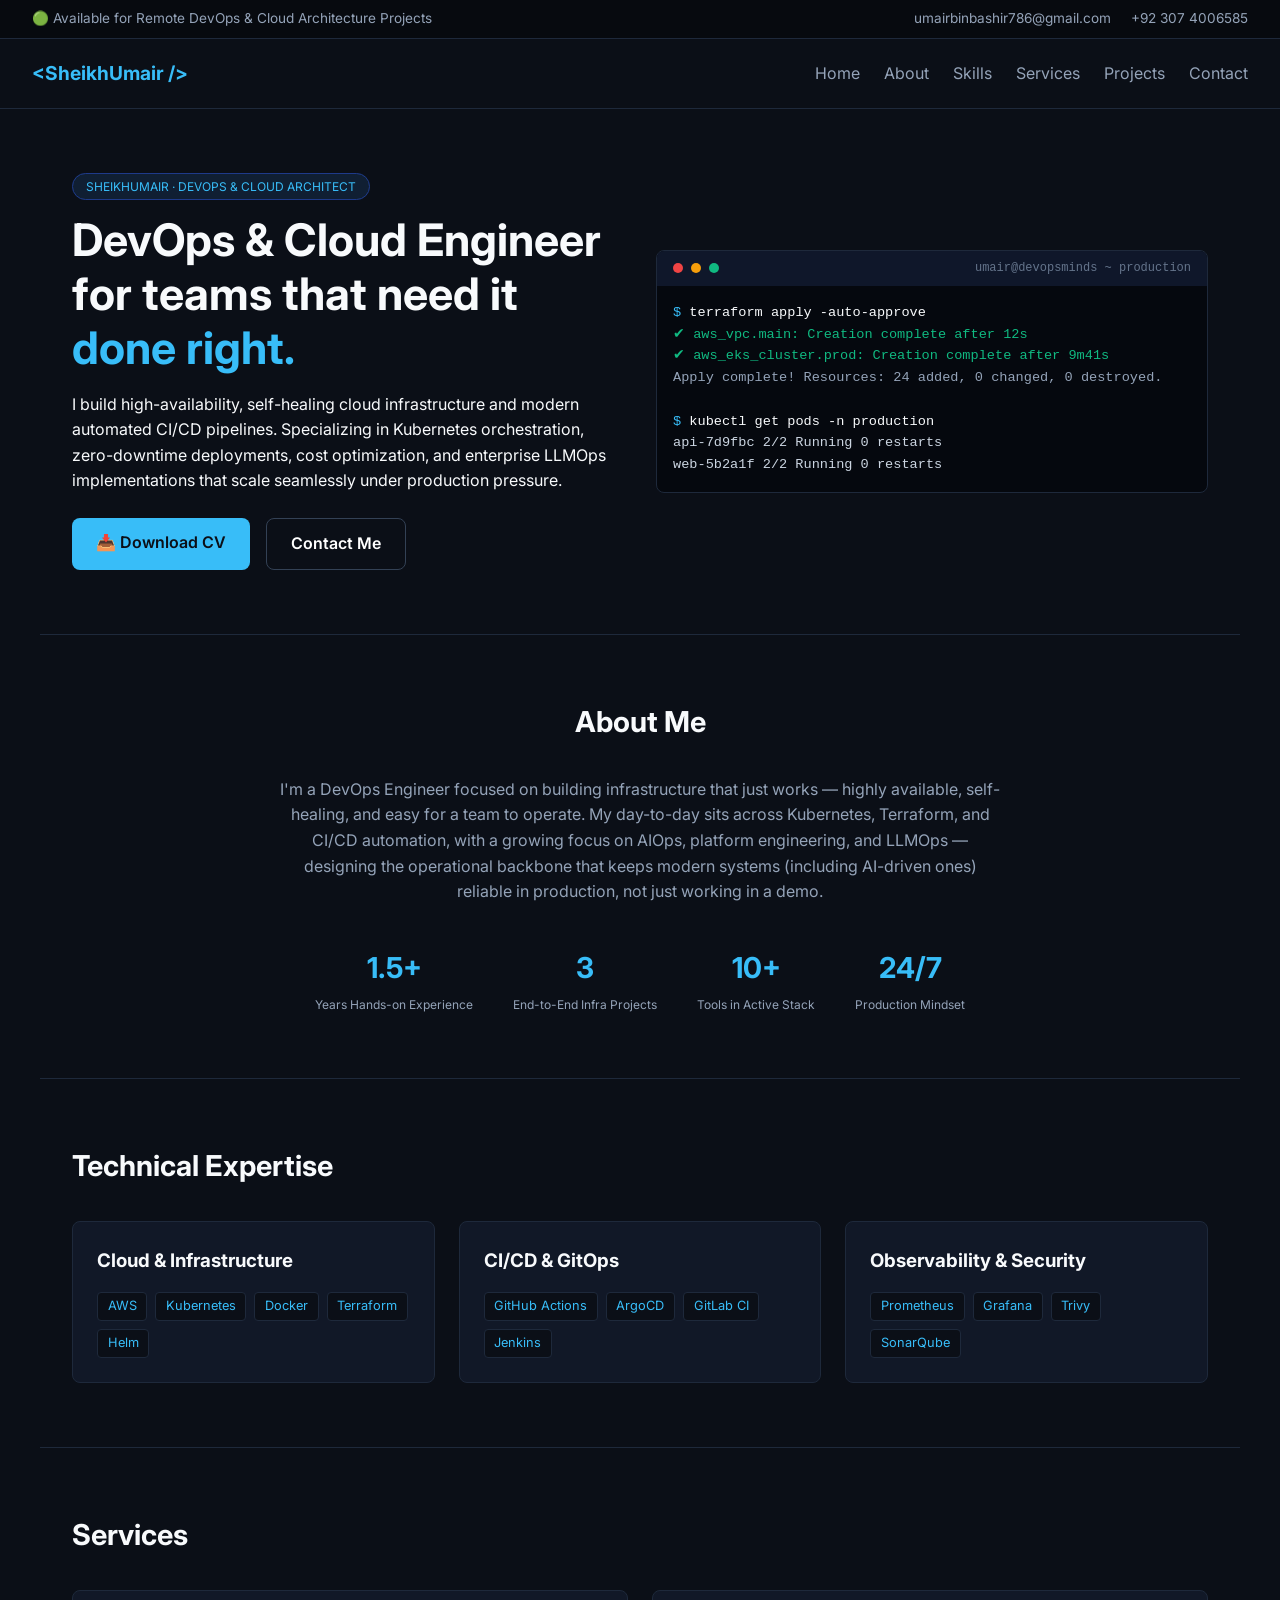
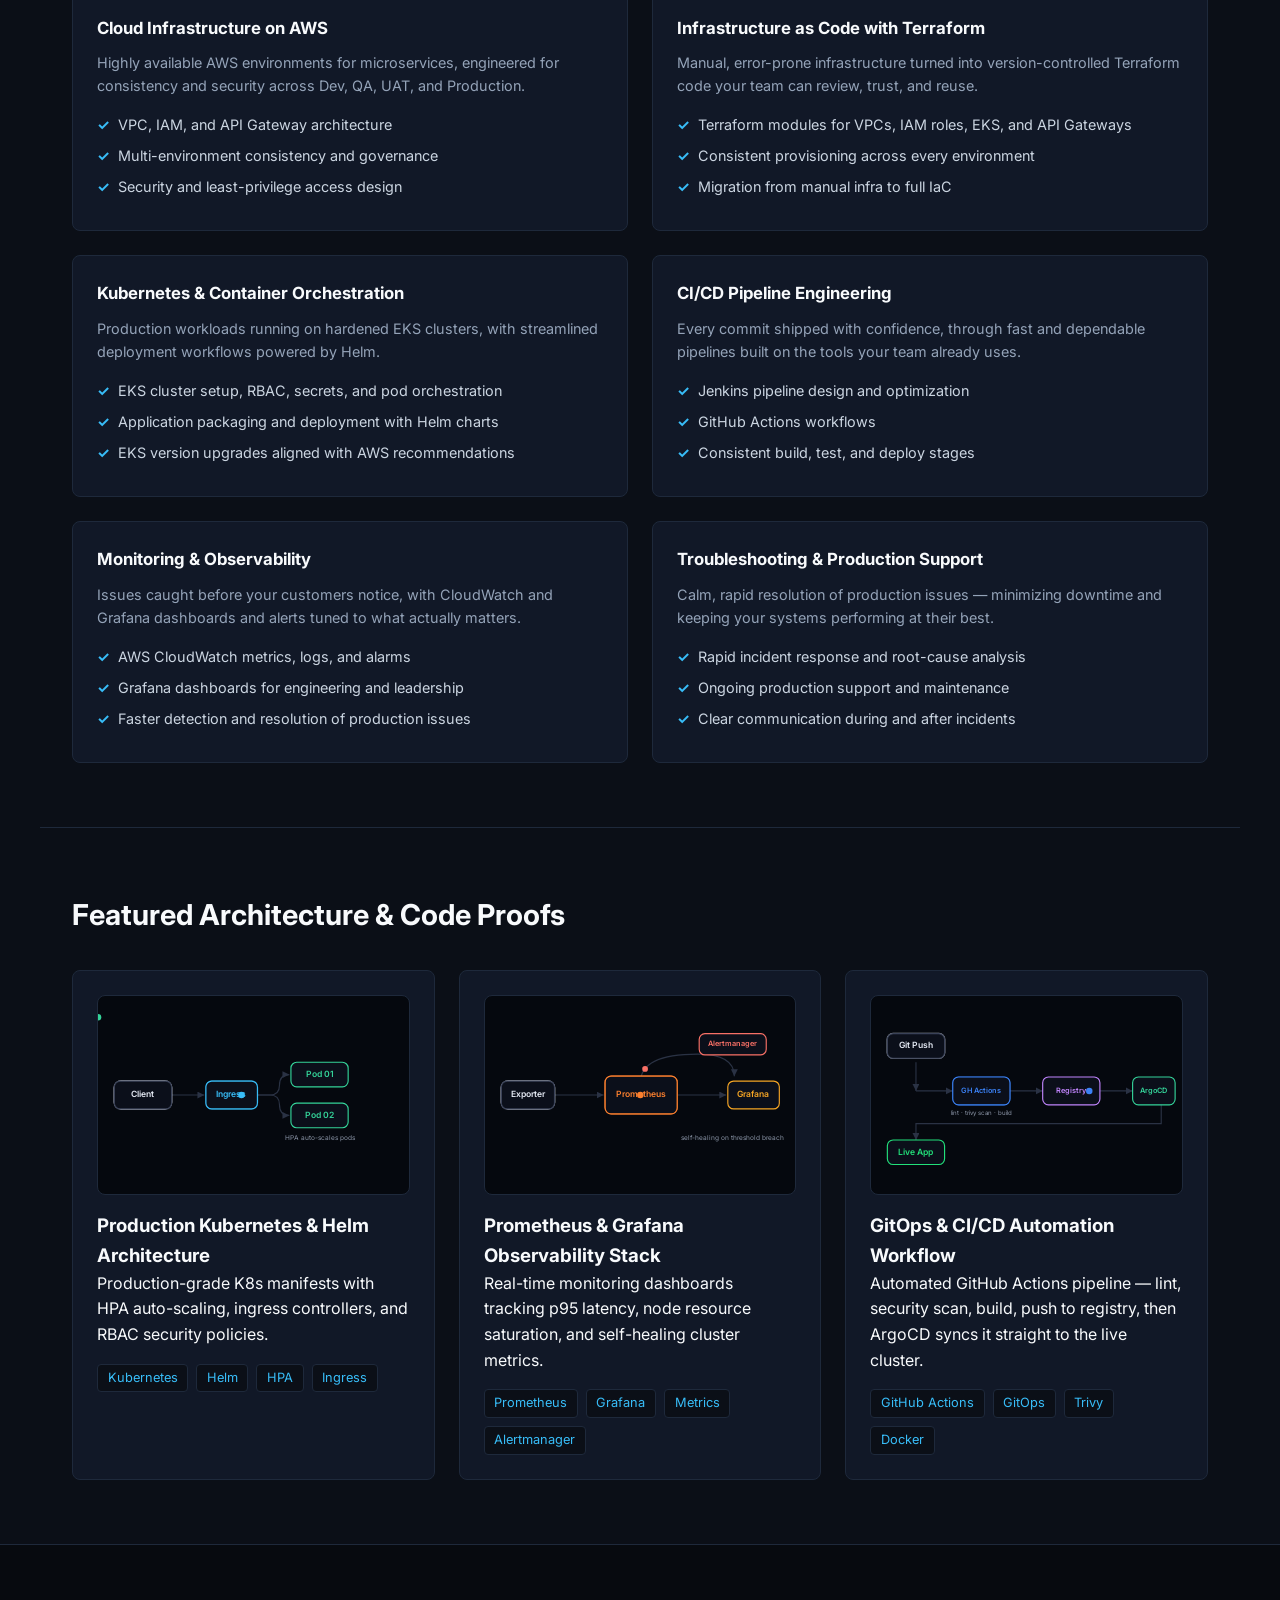
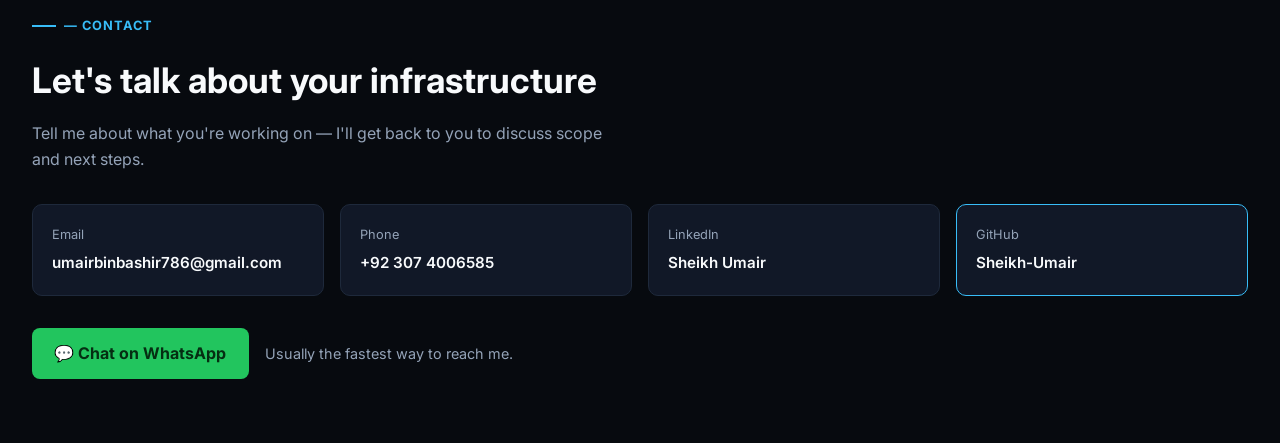
<file: index.html>
<!DOCTYPE html>
<html lang="en">
<head>
  <meta charset="UTF-8">
  <meta name="viewport" content="width=device-width, initial-scale=1.0">
  <title>Sheikh Umair | DevOps & Cloud Engineer</title>
  <link rel="stylesheet" href="style.css?v=3.0">
  <link href="https://fonts.googleapis.com/css2?family=Inter:wght@400;600;700&display=swap" rel="stylesheet">
</head>
<body>
  <div class="top-bar">
    <span>🟢 Available for Remote DevOps & Cloud Architecture Projects</span>
    <div class="top-contacts">
      <a href="mailto:umairbinbashir786@gmail.com">umairbinbashir786@gmail.com</a>
      <span>+92 307 4006585</span>
    </div>
  </div>
  <nav class="navbar">
    <div class="logo">&lt;SheikhUmair /&gt;</div>
    <ul class="nav-links">
      <li><a href="#about">Home</a></li>
      <li><a href="#about-me">About</a></li>
      <li><a href="#skills">Skills</a></li>
      <li><a href="#services">Services</a></li>
      <li><a href="#projects">Projects</a></li>
      <li><a href="#contact">Contact</a></li>
    </ul>
  </nav>
  <section id="about" class="hero">
    <div class="hero-left">
      <span class="badge">SHEIKHUMAIR · DEVOPS & CLOUD ARCHITECT</span>
      <h1>DevOps & Cloud Engineer for teams that need it <span class="highlight">done right.</span></h1>
      <p>I build high-availability, self-healing cloud infrastructure and modern automated CI/CD pipelines. Specializing in Kubernetes orchestration, zero-downtime deployments, cost optimization, and enterprise LLMOps implementations that scale seamlessly under production pressure.</p>
      
      <div class="hero-btns">
        <a href="Sheikh_Umair_DevOps_Resume.pdf" download="Sheikh_Umair_DevOps_Resume.pdf" class="btn primary-btn">
          📥 Download CV
        </a>
        <a href="#contact" class="btn secondary-btn">Contact Me</a>
      </div>
    </div>
    
    <div class="terminal-box">
      <div class="terminal-header">
        <span class="dot red"></span>
        <span class="dot yellow"></span>
        <span class="dot green"></span>
        <span class="terminal-title">umair@devopsminds ~ production</span>
      </div>
      <div class="terminal-body">
        <p class="cmd"><span class="prompt">$</span> terraform apply -auto-approve</p>
        <p class="success">✔ aws_vpc.main: Creation complete after 12s</p>
        <p class="success">✔ aws_eks_cluster.prod: Creation complete after 9m41s</p>
        <p class="info">Apply complete! Resources: 24 added, 0 changed, 0 destroyed.</p>
        <br>
        <p class="cmd"><span class="prompt">$</span> kubectl get pods -n production</p>
        <p class="output">api-7d9fbc  2/2 Running 0 restarts</p>
        <p class="output">web-5b2a1f  2/2 Running 0 restarts</p>
      </div>
    </div>
  </section>
  <section id="about-me" class="section about-section">
    <h2>About Me</h2>
    <p class="about-text">
      I'm a DevOps Engineer focused on building infrastructure that just works — highly available,
      self-healing, and easy for a team to operate. My day-to-day sits across Kubernetes, Terraform,
      and CI/CD automation, with a growing focus on AIOps, platform engineering, and LLMOps —
      designing the operational backbone that keeps modern systems (including AI-driven ones)
      reliable in production, not just working in a demo.
    </p>
    <div class="stats-strip">
      <div class="stat-item">
        <span class="stat-number">1.5+</span>
        <span class="stat-label">Years Hands-on Experience</span>
      </div>
      <div class="stat-item">
        <span class="stat-number">3</span>
        <span class="stat-label">End-to-End Infra Projects</span>
      </div>
      <div class="stat-item">
        <span class="stat-number">10+</span>
        <span class="stat-label">Tools in Active Stack</span>
      </div>
      <div class="stat-item">
        <span class="stat-number">24/7</span>
        <span class="stat-label">Production Mindset</span>
      </div>
    </div>
  </section>
  <section id="skills" class="section">
    <h2>Technical Expertise</h2>
    <div id="skills-container" class="grid"></div>
  </section>
  <section id="services" class="section">
    <h2>Services</h2>
    <div id="services-container" class="services-grid"></div>
  </section>
  <section id="projects" class="section">
    <h2>Featured Architecture & Code Proofs</h2>
    <div id="projects-container" class="grid"></div>
  </section>
  <footer id="contact" class="footer contact-section">
    <span class="eyebrow">— CONTACT</span>
    <h2 class="contact-title">Let's talk about your infrastructure</h2>
    <p class="contact-sub">Tell me about what you're working on — I'll get back to you to discuss scope and next steps.</p>

    <div class="contact-grid">
      <a href="mailto:umairbinbashir786@gmail.com" class="contact-card">
        <span class="contact-label">Email</span>
        <span class="contact-value">umairbinbashir786@gmail.com</span>
      </a>
      <a href="tel:+923074006585" class="contact-card">
        <span class="contact-label">Phone</span>
        <span class="contact-value">+92 307 4006585</span>
      </a>
      <a href="https://www.linkedin.com/in/shiekh-umair786/" target="_blank" class="contact-card">
        <span class="contact-label">LinkedIn</span>
        <span class="contact-value">Sheikh Umair</span>
      </a>
      <a href="https://github.com/Sheikh-Umair" target="_blank" class="contact-card highlight">
        <span class="contact-label">GitHub</span>
        <span class="contact-value">Sheikh-Umair</span>
      </a>
    </div>

    <div class="whatsapp-row">
      <a href="https://wa.me/923074006585" target="_blank" class="whatsapp-btn">💬 Chat on WhatsApp</a>
      <span class="whatsapp-note">Usually the fastest way to reach me.</span>
    </div>
  </footer>
  <script src="script.js?v=11.0"></script>
</body>
</html>
</file>
<file: style.css>
* { box-sizing: border-box; margin: 0; padding: 0; }
body { font-family: 'Inter', sans-serif; background: #0b0f17; color: #f8fafc; line-height: 1.6; }

.top-bar { background: #070a0f; padding: 0.5rem 2rem; font-size: 0.85rem; display: flex; justify-content: space-between; border-bottom: 1px solid #1e293b; color: #94a3b8; }
.top-contacts a { color: #94a3b8; text-decoration: none; margin-right: 1rem; }

.navbar { display: flex; justify-content: space-between; align-items: center; padding: 1.2rem 2rem; background: #0b0f17; border-bottom: 1px solid #1e293b; position: sticky; top: 0; z-index: 100; }
.logo { font-weight: bold; font-size: 1.2rem; color: #38bdf8; }
.nav-links { display: flex; gap: 1.5rem; list-style: none; }
.nav-links a { color: #94a3b8; text-decoration: none; transition: 0.2s; }
.nav-links a:hover { color: #38bdf8; }

.hero { display: grid; grid-template-columns: 1fr 1fr; gap: 2rem; padding: 4rem 2rem; align-items: center; max-width: 1200px; margin: 0 auto; }
.badge { background: #101f33; color: #38bdf8; padding: 0.3rem 0.8rem; border-radius: 20px; font-size: 0.75rem; border: 1px solid #1e3a8a; }
.hero h1 { font-size: 2.8rem; margin: 1rem 0; line-height: 1.2; }
.highlight { color: #38bdf8; }
.hero-btns { display: flex; gap: 1rem; margin-top: 1.5rem; }
.btn { padding: 0.75rem 1.5rem; border-radius: 8px; font-weight: 600; text-decoration: none; }
.primary-btn { background: #38bdf8; color: #0b0f17; }
.secondary-btn { border: 1px solid #334155; color: #fff; }

.terminal-box { background: #05080e; border: 1px solid #1e293b; border-radius: 8px; overflow: hidden; font-family: monospace; font-size: 0.85rem; }
.terminal-header { background: #0f172a; padding: 0.5rem 1rem; display: flex; align-items: center; gap: 0.5rem; }
.dot { width: 10px; height: 10px; border-radius: 50%; display: inline-block; }
.red { background: #ef4444; } .yellow { background: #f59e0b; } .green { background: #10b981; }
.terminal-title { margin-left: auto; color: #64748b; font-size: 0.75rem; }
.terminal-body { padding: 1rem; }
.prompt { color: #38bdf8; } .success { color: #10b981; } .info { color: #94a3b8; } .output { color: #cbd5e1; }

.section { max-width: 1200px; margin: 0 auto; padding: 4rem 2rem; border-top: 1px solid #1e293b; }
.section h2 { font-size: 1.8rem; margin-bottom: 2rem; }
.grid { display: grid; grid-template-columns: repeat(auto-fit, minmax(320px, 1fr)); gap: 1.5rem; }
.card { background: #111827; padding: 1.5rem; border-radius: 8px; border: 1px solid #1e293b; }

.img-wrapper { width: 100%; height: 180px; overflow: hidden; border-radius: 6px; border: 1px solid #1e293b; margin-bottom: 1rem; background: #05080e; }
.img-wrapper img { width: 100%; height: 100%; object-fit: cover; }

.tags { display: flex; flex-wrap: wrap; gap: 0.5rem; margin-top: 1rem; }
.tag { background: #0b0f17; color: #38bdf8; padding: 0.2rem 0.6rem; border-radius: 4px; font-size: 0.8rem; border: 1px solid #1e293b; }

.code-btn { display: inline-block; margin-top: 1rem; color: #38bdf8; font-size: 0.85rem; text-decoration: none; font-weight: 600; border: 1px solid #1e3a8a; padding: 0.4rem 0.8rem; border-radius: 6px; background: #0f172a; }
.code-btn:hover { background: #1e293b; }

.exp-card { background: #111827; padding: 1.5rem; border-radius: 8px; border: 1px solid #1e293b; margin-bottom: 1.5rem; }
.exp-head { display: flex; justify-content: space-between; margin-bottom: 1rem; }
.exp-card ul { padding-left: 1.2rem; color: #94a3b8; }

.diagram-wrapper {
  width: 100%;
  height: 200px;
  background: #05080e;
  border-radius: 8px;
  overflow: hidden;
  margin-bottom: 16px;
  border: 1px solid #1e293b;
  display: flex;
  align-items: center;
  justify-content: center;
}

.arch-svg {
  display: block;
  width: 100%;
  height: 100%;
}

.arch-box {
  display: flex;
  align-items: center;
  justify-content: center;
  gap: 10px;
  height: 100%;
  width: 100%;
  padding: 12px;
  font-family: monospace;
}

.arch-node {
  background: #0f172a;
  color: #f8fafc;
  padding: 8px 12px;
  border-radius: 6px;
  font-size: 0.75rem;
  font-weight: bold;
  border: 1px solid #334155;
  text-align: center;
}

.arch-arrow { color: #64748b; font-size: 0.9rem; }
.arch-cluster { display: flex; flex-direction: column; gap: 6px; }

.highlight-blue { border-color: #38bdf8; color: #38bdf8; }
.highlight-green { border-color: #10b981; color: #10b981; }
.highlight-orange { border-color: #f97316; color: #f97316; }
.highlight-yellow { border-color: #f59e0b; color: #f59e0b; }

.footer { text-align: center; padding: 4rem 2rem; border-top: 1px solid #1e293b; background: #070a0f; }
.email-btn { font-size: 1.3rem; color: #38bdf8; text-decoration: none; display: inline-block; margin: 1rem 0; font-weight: bold; }

@media (max-width: 768px) { .hero { grid-template-columns: 1fr; } }

/* ================================
   Services section
================================ */
.services-grid {
  display: grid;
  grid-template-columns: repeat(2, 1fr);
  gap: 1.5rem;
}
@media (max-width: 700px) {
  .services-grid { grid-template-columns: 1fr; }
}
.service-card {
  background: #111827;
  border: 1px solid #1e293b;
  border-radius: 8px;
  padding: 1.5rem;
}
.service-card h3 {
  font-size: 1.05rem;
  margin-bottom: 0.6rem;
  color: #f8fafc;
}
.service-card p {
  color: #94a3b8;
  font-size: 0.9rem;
  margin-bottom: 1rem;
}
.check-list {
  list-style: none;
  padding: 0;
  margin: 0;
}
.check-list li {
  display: flex;
  align-items: flex-start;
  gap: 0.5rem;
  font-size: 0.9rem;
  color: #cbd5e1;
  margin-bottom: 0.5rem;
}
.check-icon {
  color: #38bdf8;
  font-weight: 700;
}

/* ================================
   About Me section
================================ */
.about-section { text-align: center; }
.about-text {
  max-width: 720px;
  margin: 0 auto 2.5rem;
  color: #94a3b8;
  font-size: 1rem;
}
.stats-strip {
  display: flex;
  flex-wrap: wrap;
  justify-content: center;
  gap: 2.5rem;
}
.stat-item {
  display: flex;
  flex-direction: column;
  align-items: center;
}
.stat-number {
  font-size: 1.8rem;
  font-weight: 700;
  color: #38bdf8;
}
.stat-label {
  font-size: 0.75rem;
  color: #94a3b8;
  margin-top: 0.25rem;
}

/* ================================
   Contact section
================================ */
.contact-section {
  text-align: left;
}
.eyebrow {
  color: #38bdf8;
  font-size: 0.8rem;
  font-weight: 700;
  letter-spacing: 1px;
  display: inline-flex;
  align-items: center;
  gap: 8px;
  margin-bottom: 1rem;
}
.eyebrow::before {
  content: "";
  width: 24px;
  height: 2px;
  background: #38bdf8;
  display: inline-block;
}
.contact-title {
  font-size: 2.2rem;
  margin-bottom: 0.8rem;
}
.contact-sub {
  color: #94a3b8;
  margin-bottom: 2rem;
  max-width: 600px;
}
.contact-grid {
  display: grid;
  grid-template-columns: repeat(4, 1fr);
  gap: 1rem;
  margin-bottom: 2rem;
}
@media (max-width: 800px) {
  .contact-grid { grid-template-columns: repeat(2, 1fr); }
}
.contact-card {
  display: flex;
  flex-direction: column;
  gap: 0.4rem;
  background: #111827;
  border: 1px solid #1e293b;
  border-radius: 10px;
  padding: 1.2rem;
  text-decoration: none;
  transition: 0.2s;
}
.contact-card:hover { border-color: #38bdf8; }
.contact-card.highlight { border-color: #38bdf8; }
.contact-label { color: #94a3b8; font-size: 0.8rem; }
.contact-value { color: #f8fafc; font-weight: 600; font-size: 0.95rem; word-break: break-word; }
.whatsapp-row {
  display: flex;
  align-items: center;
  gap: 1rem;
  flex-wrap: wrap;
}
.whatsapp-btn {
  background: #22c55e;
  color: #052e12;
  font-weight: 700;
  padding: 0.8rem 1.4rem;
  border-radius: 8px;
  text-decoration: none;
  display: inline-flex;
  align-items: center;
  gap: 0.5rem;
}
.whatsapp-btn:hover { background: #16a34a; }
.whatsapp-note { color: #94a3b8; font-size: 0.9rem; }
</file>
